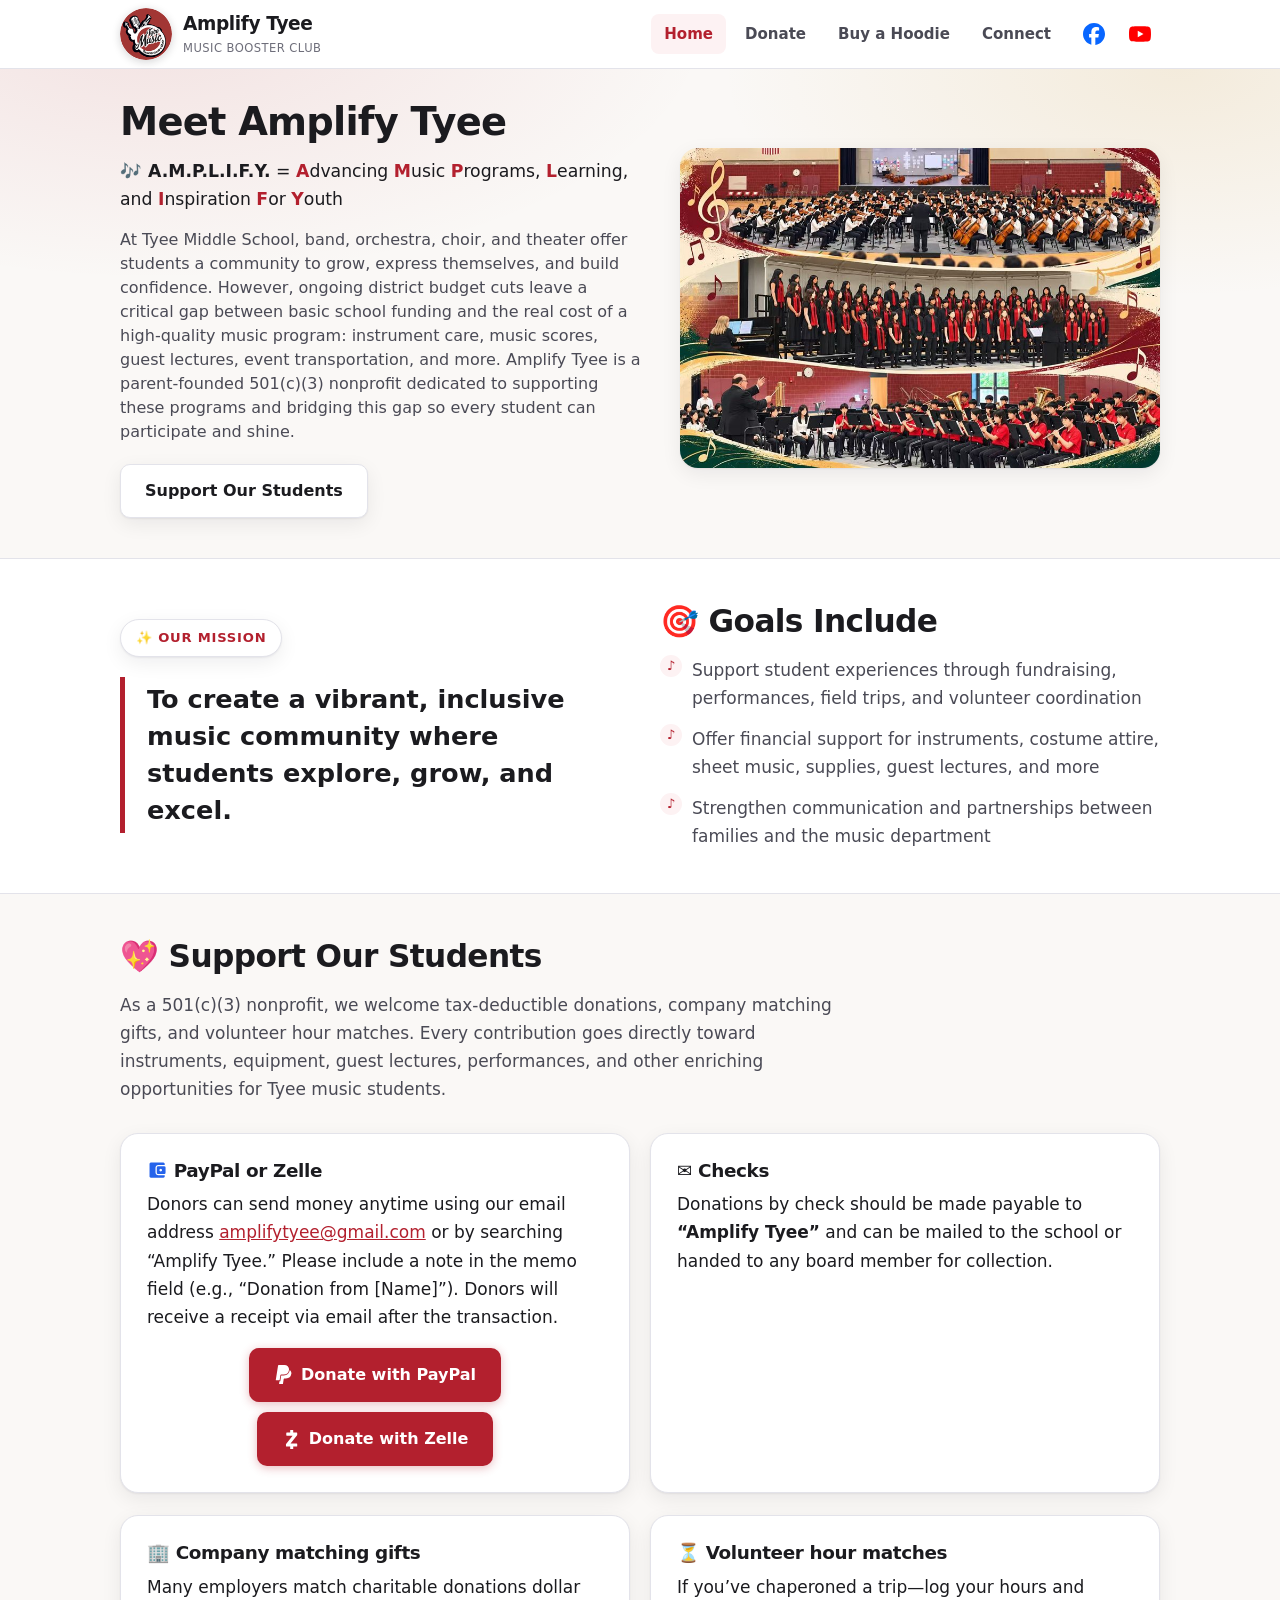
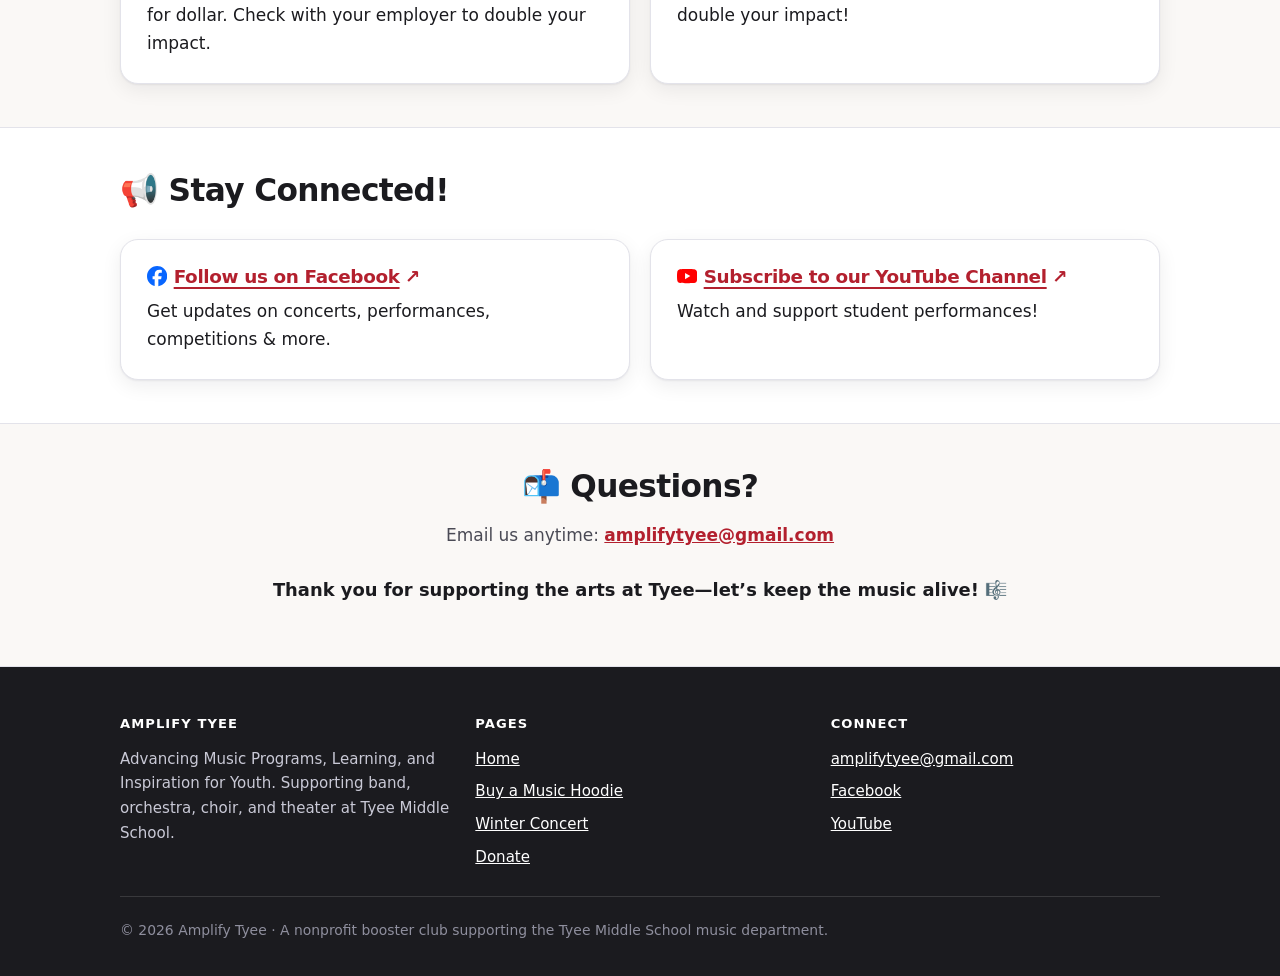
<file: index.html>
<!doctype html>
<html lang="en">
<head>
<meta charset="utf-8">
<meta name="viewport" content="width=device-width, initial-scale=1">
<title>Amplify Tyee — Tyee Middle School Music Booster Club</title>
<meta name="description" content="Amplify Tyee is a nonprofit music booster club supporting the Tyee Middle School music department — band, orchestra, choir, and theater.">
<link rel="canonical" href="https://amplifytyee.org/">
<meta property="og:title" content="Amplify Tyee — Tyee Middle School Music Booster Club">
<meta property="og:description" content="Advancing Music Programs, Learning, and Inspiration for Youth.">
<meta property="og:type" content="website">
<meta property="og:url" content="https://amplifytyee.org/">
<meta name="theme-color" content="#b3202e">
<link rel="icon" type="image/png" sizes="32x32" href="assets/img/favicon-32.png">
<link rel="icon" type="image/png" sizes="48x48" href="assets/img/favicon-48.png">
<link rel="icon" type="image/png" sizes="192x192" href="assets/img/logo.png">
<link rel="apple-touch-icon" sizes="180x180" href="assets/img/apple-touch-icon.png">
<link rel="stylesheet" href="assets/css/site.css?v=2026-11-24g">
</head>
<body>

<noscript>
  <!-- Fallback when JavaScript is off, so the site is still navigable. The real
       menu is rendered by assets/js/chrome.js; keep these links in step with
       NAV_LINKS there. Identical on every page. -->
  <a class="skip-link" href="#main">Skip to main content</a>
  <header class="site-header">
    <div class="wrap">
      <a class="brand" href="./">
        <img class="brand-logo" src="assets/img/logo.png" alt="" width="52" height="52">
        <span><span class="brand-name">Amplify Tyee</span><span class="brand-sub">Music Booster Club</span></span>
      </a>
      <nav class="site-nav" aria-label="Main">
        <a href="./">Home</a>
        <a href="./#donate">Donate</a>
        <a href="sweatshirts.html">Buy a Hoodie</a>
        <a href="./#connect">Connect</a>
      </nav>
    </div>
  </header>
</noscript>
<script src="assets/js/chrome.js?v=2" data-chrome="header"></script>

<main id="main">

  <section class="hero">
    <div class="wrap hero-row">
      <div class="hero-copy">
      <h1>Meet Amplify Tyee</h1>
      <div class="acronym">
        <p>
          <strong>&#127926; A.M.P.L.I.F.Y.</strong> =
          <b>A</b>dvancing <b>M</b>usic <b>P</b>rograms,
          <b>L</b>earning, and <b>I</b>nspiration <b>F</b>or <b>Y</b>outh
        </p>
      </div>
      <p class="lede">
        At Tyee Middle School, band, orchestra, choir, and theater offer students a community to grow, express themselves, and build confidence.
        However, ongoing district budget cuts leave a critical gap between basic school funding and the real cost of a high-quality music program:
        instrument care, music scores, guest lectures, event transportation, and more.
        Amplify Tyee is a parent-founded 501(c)(3) nonprofit dedicated to supporting these programs and bridging this gap
        so every student can participate and shine.
      </p>
      <div class="hero-actions">
        <a class="btn btn-primary" data-hoodie-button href="sweatshirts.html"><svg class="btn-icon" viewBox="0 0 256 256" aria-hidden="true" focusable="false"><path fill="currentColor" d="M237.31,120.53,183,39.12A16,16,0,0,0,169.73,32H86.27A16,16,0,0,0,73,39.12L18.69,120.53a16,16,0,0,0-2.13,13.09L38,212.21A16,16,0,0,0,53.43,224H80a16,16,0,0,0,16-16V192h64v16a16,16,0,0,0,16,16h26.57A16,16,0,0,0,218,212.21l21.44-78.59A16,16,0,0,0,237.31,120.53ZM80,208H53.43L32,129.41l32-48V176a16,16,0,0,0,16,16Zm40-72a8,8,0,0,1-16,0V97.14a8,8,0,1,1,16,0Zm32-8a8,8,0,0,1-16,0V97.14a8,8,0,1,1,16,0ZM128,78.71,83.35,52.39,86.27,48h83.46l2.92,4.39ZM202.57,208H176V192a16,16,0,0,0,16-16V81.41l32,48Z"/></svg>Buy a Music Hoodie</a>
        <a class="btn btn-secondary" href="#donate">Support Our Students</a>
      </div>
      </div>
      <!-- Sits right of the copy on wide screens, below it on phones. -->
      <img class="hero-img" src="assets/img/ensembles.jpg"
           alt="Tyee students performing: the orchestra on stage, the choir in red scarves and ties, and the band with their conductor"
           width="900" height="600">
    </div>
  </section>

  <section class="section" id="mission">
    <div class="wrap">
      <div class="grid grid-2" style="align-items:center; gap:40px;">
        <div>
          <span class="eyebrow">&#10024; Our Mission</span>
          <blockquote class="mission-quote">
            To create a vibrant, inclusive music community where students explore, grow, and excel.
          </blockquote>
        </div>
        <div>
          <h2>&#127919; Goals Include</h2>
          <ul class="check-list">
            <li>Support student experiences through fundraising, performances, field trips, and volunteer coordination</li>
            <li>Offer financial support for instruments, costume attire, sheet music, supplies, guest lectures, and more</li>
            <li>Strengthen communication and partnerships between families and the music department</li>
          </ul>
        </div>
      </div>
    </div>
  </section>

  <section class="section section-alt" id="donate">
    <div class="wrap">
      <div class="section-head">
        <h2>&#128150; Support Our Students</h2>
        <p>As a 501(c)(3) nonprofit, we welcome tax-deductible donations, company matching gifts, and volunteer hour matches.
           Every contribution goes directly toward instruments, equipment, guest lectures, performances, and other enriching opportunities for Tyee music students.
        </p>
      </div>

      <div class="grid grid-3" style="margin-top:22px;">
        <div class="card">
          <h3><svg class="title-icon" viewBox="0 -960 960 960" aria-hidden="true" focusable="false"><path fill="#2563EB" d="M180-120q-23 0-41.5-18T120-180v-600q0-23 18.5-41.5T180-840h600q24 0 42 18.5t18 41.5v54H538q-58 0-96 38t-38 95v227q0 57 38 95t96 38h302v53q0 24-18 42t-42 18H180Zm358-173q-34 0-54-20t-20-53v-227q0-34 20-53.5t54-19.5h269q34 0 54 19.5t20 53.5v227q0 33-20 53t-54 20H538Zm158.5-142.5Q716-455 716-481q0-25-19.5-44T652-544q-25 0-44.5 19T588-481q0 26 19.5 45.5T652-416q25 0 44.5-19.5Z"/></svg>PayPal or Zelle</h3>
          <p>Donors can send money anytime using our email address
             <a href="mailto:amplifytyee@gmail.com">amplifytyee@gmail.com</a> or by searching
             &ldquo;Amplify Tyee.&rdquo; Please include a note in the memo field
             (e.g., &ldquo;Donation from [Name]&rdquo;). Donors will receive a receipt via email
             after the transaction.</p>
          <p style="margin-top:16px; display:flex; flex-wrap:wrap; justify-content:center; gap:10px;">
            <a class="btn btn-primary" href="https://www.paypal.com/donate?campaign_id=DJWLA42FHYME8"
               target="_blank" rel="noopener"><svg class="btn-icon" viewBox="0 0 24 24" aria-hidden="true" focusable="false"><path fill="currentColor" d="M7.016 19.198h-4.2a.562.562 0 0 1-.555-.65L5.093.584A.692.692 0 0 1 5.776 0h7.222c3.417 0 5.904 2.488 5.846 5.5-.006.25-.027.5-.066.747A6.794 6.794 0 0 1 12.071 12H8.743a.69.69 0 0 0-.682.583l-.325 2.056-.013.083-.692 4.39-.015.087zM19.79 6.142c-.01.087-.01.175-.023.261a7.76 7.76 0 0 1-7.695 6.598H9.007l-.283 1.795-.013.083-.692 4.39-.134.843-.014.088H6.86l-.497 3.15a.562.562 0 0 0 .555.65h3.612c.34 0 .63-.249.683-.585l.952-6.031a.692.692 0 0 1 .683-.584h2.126a6.793 6.793 0 0 0 6.707-5.752c.306-1.95-.466-3.744-1.89-4.906z"/></svg>Donate with PayPal</a>
            <a class="btn btn-primary" href="https://enroll.zellepay.com/qr-codes?data=eyJuYW1lIjoiQU1QTElGWSBUWUVFIiwiYWN0aW9uIjoicGF5bWVudCIsInRva2VuIjoiYW1wbGlmeXR5ZWVAZ21haWwuY29tIn0="
               target="_blank" rel="noopener"><svg class="btn-icon" viewBox="0 0 24 24" aria-hidden="true" focusable="false"><path fill="currentColor" d="M13.559 24h-2.841a.483.483 0 0 1-.483-.483v-2.765H5.638a.667.667 0 0 1-.666-.666v-2.234a.67.67 0 0 1 .142-.412l8.139-10.382h-7.25a.667.667 0 0 1-.667-.667V3.914c0-.367.299-.666.666-.666h4.23V.483c0-.266.217-.483.483-.483h2.841c.266 0 .483.217.483.483v2.765h4.323c.367 0 .666.299.666.666v2.137a.67.67 0 0 1-.141.41l-8.19 10.481h7.665c.367 0 .666.299.666.666v2.477a.667.667 0 0 1-.666.667h-4.32v2.765a.483.483 0 0 1-.483.483Z"/></svg>Donate with Zelle</a>
          </p>
        </div>
        <div class="card">
          <h3>&#9993;&#65039; Checks</h3>
          <p>Donations by check should be made payable to <strong>&ldquo;Amplify Tyee&rdquo;</strong>
             and can be mailed to the school or handed to any board member for collection.</p>
        </div>
      </div>

      <div class="grid grid-2" style="margin-top:22px;">
        <div class="card">
          <h3>&#127970; Company matching gifts</h3>
          <p>Many employers match charitable donations dollar for dollar. Check with your
             employer to double your impact.</p>
        </div>
        <div class="card">
          <h3>&#9203; Volunteer hour matches</h3>
          <p>If you&rsquo;ve chaperoned a trip&mdash;log your hours and double your impact!</p>
        </div>
      </div>
    </div>
  </section>

  <section class="section" id="connect">
    <div class="wrap">
      <div class="section-head">
        <h2>&#128226; Stay Connected!</h2>
      </div>

      <div class="grid grid-2">
        <div class="card">
          <h3><a href="https://www.facebook.com/profile.php?id=61572966548657" target="_blank" rel="noopener"><svg class="title-icon" viewBox="0 0 24 24" aria-hidden="true" focusable="false"><path fill="#0866FF" d="M9.101 23.691v-7.98H6.627v-3.667h2.474v-1.58c0-4.085 1.848-5.978 5.858-5.978.401 0 .955.042 1.468.103a8.68 8.68 0 0 1 1.141.195v3.325a8.623 8.623 0 0 0-.653-.036 26.805 26.805 0 0 0-.733-.009c-.707 0-1.259.096-1.675.309a1.686 1.686 0 0 0-.679.622c-.258.42-.374.995-.374 1.752v1.297h3.919l-.386 2.103-.287 1.564h-3.246v8.245C19.396 23.238 24 18.179 24 12.044c0-6.627-5.373-12-12-12s-12 5.373-12 12c0 5.628 3.874 10.35 9.101 11.647Z"/></svg>Follow us on Facebook</a></h3>
          <p>Get updates on concerts, performances, competitions &amp; more.</p>
        </div>
        <div class="card">
          <h3><a href="https://www.youtube.com/@AMPLIFYTyee" target="_blank" rel="noopener"><svg class="title-icon" viewBox="0 0 24 24" aria-hidden="true" focusable="false"><path fill="#FF0000" d="M23.498 6.186a3.016 3.016 0 0 0-2.122-2.136C19.505 3.545 12 3.545 12 3.545s-7.505 0-9.377.505A3.017 3.017 0 0 0 .502 6.186C0 8.07 0 12 0 12s0 3.93.502 5.814a3.016 3.016 0 0 0 2.122 2.136c1.871.505 9.376.505 9.376.505s7.505 0 9.377-.505a3.015 3.015 0 0 0 2.122-2.136C24 15.93 24 12 24 12s0-3.93-.502-5.814zM9.545 15.568V8.432L15.818 12l-6.273 3.568z"/></svg>Subscribe to our YouTube Channel</a></h3>
          <p>Watch and support student performances!</p>
        </div>
      </div>
    </div>
  </section>

  <section class="section section-alt" id="questions">
    <div class="wrap" style="text-align:center;">
      <h2>&#128236; Questions?</h2>
      <p style="color:var(--ink-soft);">Email us anytime:
        <a href="mailto:amplifytyee@gmail.com"><strong>amplifytyee@gmail.com</strong></a>
      </p>
      <p style="font-size:1.12rem; font-weight:600; margin-top:26px;">
        Thank you for supporting the arts at Tyee&mdash;let&rsquo;s keep the music alive! &#127932;
      </p>
    </div>
  </section>

</main>

<script src="assets/js/chrome.js?v=2" data-chrome="footer"></script>
<noscript>
  <!-- Fallback footer; keep in step with FOOTER_PAGES in assets/js/chrome.js. -->
  <footer class="site-footer">
    <div class="wrap">
      <div class="foot-bottom">
        <a href="./">Home</a> &middot;
        <a href="sweatshirts.html">Buy a Music Hoodie</a> &middot;
        <a href="WinterConcert.html">Winter Concert</a> &middot;
        <a href="./#donate">Donate</a> &middot;
        <a href="mailto:amplifytyee@gmail.com">amplifytyee@gmail.com</a><br>
        &copy; Amplify Tyee &middot; A nonprofit booster club supporting the Tyee Middle School music department.
      </div>
    </div>
  </footer>
</noscript>

<script src="assets/js/config.js"></script>
<script>
/* The hero's "Buy a Music Hoodie" button follows the same ordering window as
   the order form itself: STORES.sweatshirts in assets/js/config.js. While ordering is
   closed the button is taken out, leaving "Support Our Students" as the call
   to action. Dates are compared as plain YYYY-MM-DD text, so there is no
   timezone to get wrong. */
(function () {
  var store = ((window.AMPLIFY_CONFIG || {}).STORES || {}).sweatshirts || {};
  var closeDate = String(store.ORDER_CLOSE_DATE || "").trim();
  var today = new Date().toLocaleDateString("en-CA");   // YYYY-MM-DD, local clock
  var closed = store.ORDERING_OPEN === false ||
               (/^\d{4}-\d{2}-\d{2}$/.test(closeDate) && today > closeDate);
  if (!closed) return;
  var btn = document.querySelector("[data-hoodie-button]");
  if (btn && btn.parentNode) btn.parentNode.removeChild(btn);
})();
</script>
<script src="assets/js/nav.js"></script>
</body>
</html>
</file>
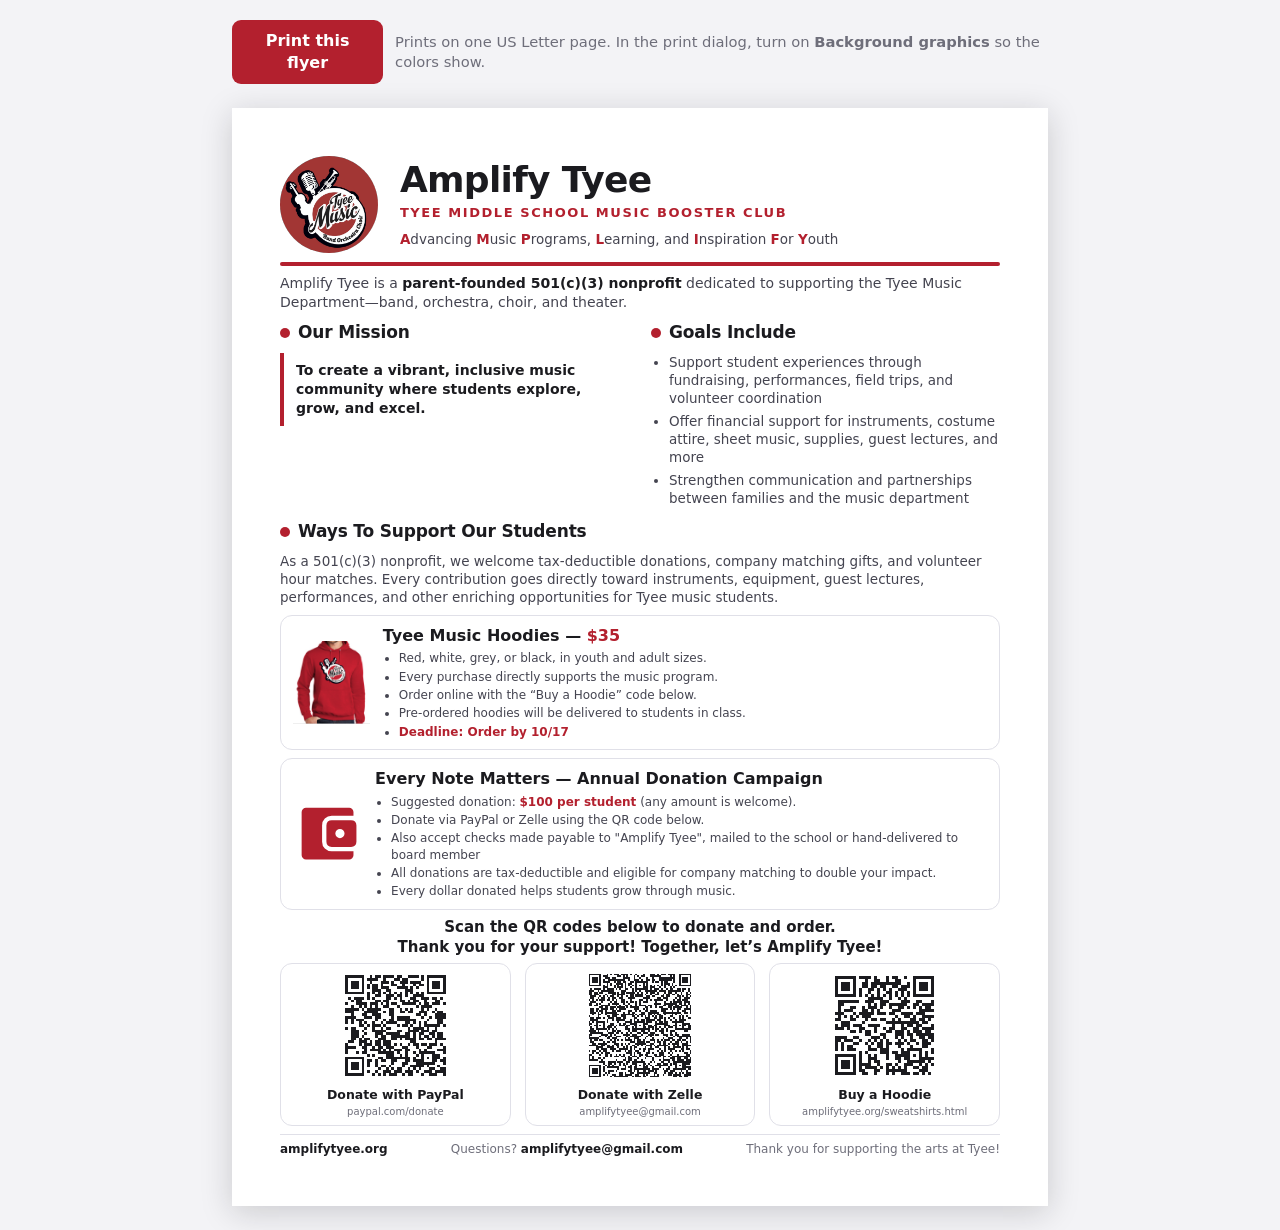
<file: donateFlyer.html>
<!doctype html>
<html lang="en">
<head>
<meta charset="utf-8">
<meta name="viewport" content="width=device-width, initial-scale=1">
<title>Amplify Tyee — Printable Flyer</title>
<meta name="robots" content="noindex">
<link rel="icon" type="image/png" sizes="32x32" href="assets/img/favicon-32.png">
<link rel="icon" type="image/png" sizes="48x48" href="assets/img/favicon-48.png">
<style>
/* ==========================================================================
   One-page printable flyer (US Letter). Self-contained: its own styles, so
   printing never depends on the site stylesheets. Content mirrors the home
   page; QR codes are pre-generated SVGs in assets/img/.
   ========================================================================== */
:root {
  --red:      #b3202e;
  --red-dark: #8a1622;
  --red-soft: #fdf2f3;
  --ink:      #1b1b1f;
  --ink-soft: #444450;
  --muted:    #6e6e7a;
  --line:     #e0e0e8;
  --font:     "Segoe UI", system-ui, -apple-system, Roboto, "Helvetica Neue", Arial, sans-serif;
}

* { box-sizing: border-box; }
html, body { margin: 0; padding: 0; }
body {
  font-family: var(--font); color: var(--ink); background: #f3f3f6;
  line-height: 1.36; -webkit-print-color-adjust: exact; print-color-adjust: exact;
}

/* The sheet itself: 8.5x11 with a 0.5in inner margin. */
.sheet {
  width: 8.5in; min-height: 11in; margin: 24px auto; padding: 0.5in;
  background: #fff; box-shadow: 0 6px 30px rgba(20, 20, 30, .18);
  display: flex; flex-direction: column;
}

/* Print controls (screen only) */
.toolbar { width: 8.5in; margin: 20px auto 0; display: flex; gap: 12px; align-items: center; }
.toolbar p { margin: 0; color: var(--muted); font-size: .92rem; }
.print-btn {
  font: inherit; font-weight: 650; color: #fff; background: var(--red);
  border: 0; border-radius: 9px; padding: 10px 18px; cursor: pointer;
}
.print-btn:hover { background: var(--red-dark); }

/* Header ----------------------------------------------------------------- */
.flyer-head { display: flex; align-items: center; gap: 22px; }
.flyer-logo {
  width: 1.02in; height: 1.02in; flex: none; border-radius: 50%; object-fit: cover;
}
.flyer-title { margin: 0; font-size: 36px; line-height: 1.05; letter-spacing: -.02em; }
.flyer-sub {
  margin: 6px 0 0; font-size: 13px; font-weight: 700; letter-spacing: .12em;
  text-transform: uppercase; color: var(--red);
}
.acronym { margin: 8px 0 0; font-size: 13.5px; color: var(--ink-soft); }
.acronym b { color: var(--red); }

.rule { height: 4px; background: var(--red); border-radius: 2px; margin: 9px 0 8px; }

/* Body ------------------------------------------------------------------- */
.lede { margin: 0 0 9px; font-size: 14px; color: var(--ink-soft); }
.lede strong { color: var(--ink); }

.two-col { display: flex; gap: 22px; align-items: flex-start; }
.col { flex: 1 1 0; min-width: 0; }

h2.section-title {
  margin: 0 0 8px; font-size: 17px; letter-spacing: -.01em;
  display: flex; align-items: baseline; gap: 8px;
}
h2.section-title::before {
  content: ""; width: 10px; height: 10px; flex: none; border-radius: 50%; background: var(--red);
}

.quote {
  margin: 0; padding: 8px 0 8px 12px; border-left: 4px solid var(--red);
  font-size: 14px; font-weight: 600;
}

ul.goals { margin: 0; padding-left: 18px; font-size: 13.5px; color: var(--ink-soft); }
ul.goals li { margin-bottom: 4px; }


.support { margin-top: 9px; }

.hoodie {
  margin-top: 8px; border: 1px solid var(--line); border-radius: 12px;
  padding: 9px 12px; display: flex; gap: 13px; align-items: center;
}
.hoodie img { width: 0.8in; height: auto; flex: none; }
.hoodie .card-icon { width: 0.72in; height: 0.72in; flex: none; fill: var(--red); }
.hoodie h3 { margin: 0 0 4px; font-size: 16px; }
.hoodie p { margin: 0; font-size: 12.5px; color: var(--ink-soft); }
ul.hoodie-points { margin: 0; padding-left: 16px; font-size: 12px; color: var(--ink-soft); }
ul.hoodie-points li { margin-bottom: 2px; }
ul.hoodie-points li:last-child { margin-bottom: 0; }
ul.hoodie-points strong { color: var(--red); }
.price { color: var(--red); font-weight: 800; }

/* QR codes --------------------------------------------------------------- */
.qr-band { margin-top: auto; padding-top: 7px; }
.qr-band h2 { margin: 0 0 6px; font-size: 15px; text-align: center; }
.qr-row { display: flex; gap: 14px; }
.qr {
  flex: 1 1 0; text-align: center; border: 1px solid var(--line);
  border-radius: 12px; padding: 6px 5px 7px;
}
.qr img { width: 1.15in; height: 1.15in; display: block; margin: 0 auto 5px; }
.qr .qr-label { font-size: 12.5px; font-weight: 700; }
.qr .qr-url { font-size: 10px; color: var(--muted); word-break: break-all; margin-top: 2px; }

.flyer-foot {
  margin-top: 8px; padding-top: 6px; border-top: 1px solid var(--line);
  display: flex; justify-content: space-between; gap: 12px;
  font-size: 12px; color: var(--muted);
}
.flyer-foot strong { color: var(--ink); }

/* Print ------------------------------------------------------------------ */
@page { size: letter; margin: 0; }
@media print {
  body { background: #fff; }
  .toolbar { display: none; }
  .sheet { width: auto; min-height: auto; margin: 0; padding: 0.3in; box-shadow: none; }
}
</style>
</head>
<body>

<div class="toolbar">
  <button class="print-btn" type="button" onclick="window.print()">Print this flyer</button>
  <p>Prints on one US Letter page. In the print dialog, turn on <strong>Background graphics</strong> so the colors show.</p>
</div>

<div class="sheet">

  <header class="flyer-head">
    <img class="flyer-logo" src="assets/img/tyee-music-logo.jpg"
         alt="Tyee Music: band, orchestra, choir" width="600" height="600">
    <div>
      <h1 class="flyer-title">Amplify Tyee</h1>
      <p class="flyer-sub">Tyee Middle School Music Booster Club</p>
      <p class="acronym"><b>A</b>dvancing <b>M</b>usic <b>P</b>rograms,
         <b>L</b>earning, and <b>I</b>nspiration <b>F</b>or <b>Y</b>outh</p>
    </div>
  </header>

  <div class="rule"></div>

  <p class="lede">Amplify Tyee is a <strong>parent-founded 501(c)(3) nonprofit</strong> dedicated to
     supporting the Tyee Music Department&mdash;band, orchestra, choir, and theater.</p>

  <div class="two-col">
    <div class="col">
      <h2 class="section-title">Our Mission</h2>
      <blockquote class="quote">To create a vibrant, inclusive music community where students
        explore, grow, and excel.</blockquote>
    </div>

    <div class="col">
      <h2 class="section-title">Goals Include</h2>
      <ul class="goals">
        <li>Support student experiences through fundraising, performances, field trips, and volunteer coordination</li>
        <li>Offer financial support for instruments, costume attire, sheet music, supplies, guest lectures, and more</li>
        <li>Strengthen communication and partnerships between families and the music department</li>
      </ul>
    </div>
  </div>

  <section class="support">
    <h2 class="section-title">Ways To Support Our Students</h2>
    <p class="lede" style="font-size:13.5px; margin-bottom:0;">As a 501(c)(3) nonprofit, we welcome
      tax-deductible donations, company matching gifts, and volunteer hour matches. Every
      contribution goes directly toward instruments, equipment, guest lectures, performances, and
      other enriching opportunities for Tyee music students.</p>
  </section>

  <div class="hoodie">
    <img src="assets/img/red.png" alt="Red Tyee Music hoodie" width="358" height="388">
    <div>
      <h3>Tyee Music Hoodies &mdash; <span class="price">$35</span></h3>
      <ul class="hoodie-points">
        <li>Red, white, grey, or black, in youth and adult sizes.</li>
        <li>Every purchase directly supports the music program.</li>
        <li>Order online with the &ldquo;Buy a Hoodie&rdquo; code below.</li>
        <li>Pre-ordered hoodies will be delivered to students in class.</li>
        <li><strong>Deadline: Order by 10/17</strong></li>
      </ul>
    </div>
  </div>


  <div class="hoodie">
    <svg class="card-icon" viewBox="0 -960 960 960" aria-hidden="true" focusable="false"><path d="M180-120q-23 0-41.5-18T120-180v-600q0-23 18.5-41.5T180-840h600q24 0 42 18.5t18 41.5v54H538q-58 0-96 38t-38 95v227q0 57 38 95t96 38h302v53q0 24-18 42t-42 18H180Zm358-173q-34 0-54-20t-20-53v-227q0-34 20-53.5t54-19.5h269q34 0 54 19.5t20 53.5v227q0 33-20 53t-54 20H538Zm158.5-142.5Q716-455 716-481q0-25-19.5-44T652-544q-25 0-44.5 19T588-481q0 26 19.5 45.5T652-416q25 0 44.5-19.5Z"/></svg>
    <div>
      <h3>Every Note Matters &mdash; Annual Donation Campaign</h3>
      <ul class="hoodie-points">
        <li>Suggested donation: <span class="price">$100 per student</span> (any amount is welcome).</li>
        <li>Donate via PayPal or Zelle using the QR code below.</li>
        <li>Also accept checks made payable to "Amplify Tyee", mailed to the school or hand-delivered to board member</li>
        <li>All donations are tax-deductible and eligible for company matching to double your impact.</li>
        <li>Every dollar donated helps students grow through music.</li>
      </ul>
    </div>
  </div>
  <section class="qr-band">
    <h2>Scan the QR codes below to donate and order.<br>
        Thank you for your support! Together, let&rsquo;s Amplify Tyee!</h2>
    <div class="qr-row">
      <div class="qr">
        <img src="assets/img/qr-paypal.svg" alt="QR code linking to the Amplify Tyee PayPal donation page">
        <div class="qr-label">Donate with PayPal</div>
        <div class="qr-url">paypal.com/donate</div>
      </div>
      <div class="qr">
        <img src="assets/img/qr-zelle.svg" alt="QR code that opens Zelle to send a donation to amplifytyee@gmail.com">
        <div class="qr-label">Donate with Zelle</div>
        <div class="qr-url">amplifytyee@gmail.com</div>
      </div>
      <div class="qr">
        <img src="assets/img/qr-hoodie.svg" alt="QR code linking to the Tyee music hoodie order form">
        <div class="qr-label">Buy a Hoodie</div>
        <div class="qr-url">amplifytyee.org/sweatshirts.html</div>
      </div>
    </div>
  </section>

  <footer class="flyer-foot">
    <span><strong>amplifytyee.org</strong></span>
    <span>Questions? <strong>amplifytyee@gmail.com</strong></span>
    <span>Thank you for supporting the arts at Tyee!</span>
  </footer>

</div>

</body>
</html>
</file>
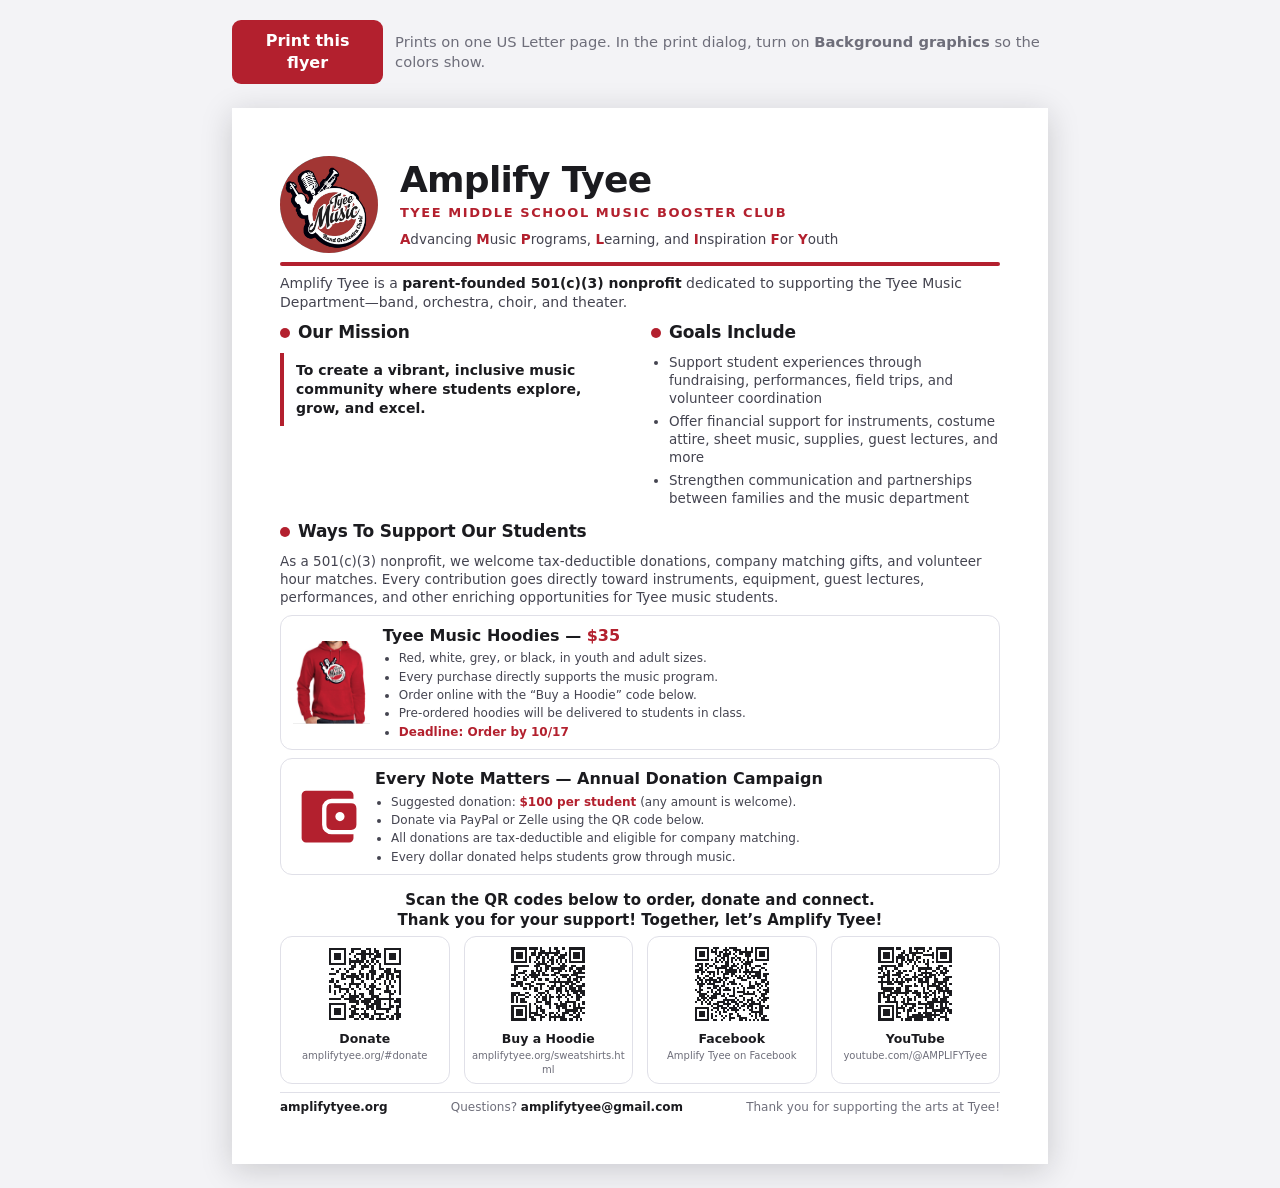
<file: flyerWithFBYoutube.html>
<!doctype html>
<html lang="en">
<head>
<meta charset="utf-8">
<meta name="viewport" content="width=device-width, initial-scale=1">
<title>Amplify Tyee — Printable Flyer</title>
<meta name="robots" content="noindex">
<link rel="icon" type="image/png" sizes="32x32" href="assets/img/favicon-32.png">
<link rel="icon" type="image/png" sizes="48x48" href="assets/img/favicon-48.png">
<style>
/* ==========================================================================
   One-page printable flyer (US Letter). Self-contained: its own styles, so
   printing never depends on the site stylesheets. Content mirrors the home
   page; QR codes are pre-generated SVGs in assets/img/.
   ========================================================================== */
:root {
  --red:      #b3202e;
  --red-dark: #8a1622;
  --red-soft: #fdf2f3;
  --ink:      #1b1b1f;
  --ink-soft: #444450;
  --muted:    #6e6e7a;
  --line:     #e0e0e8;
  --font:     "Segoe UI", system-ui, -apple-system, Roboto, "Helvetica Neue", Arial, sans-serif;
}

* { box-sizing: border-box; }
html, body { margin: 0; padding: 0; }
body {
  font-family: var(--font); color: var(--ink); background: #f3f3f6;
  line-height: 1.36; -webkit-print-color-adjust: exact; print-color-adjust: exact;
}

/* The sheet itself: 8.5x11 with a 0.5in inner margin. */
.sheet {
  width: 8.5in; min-height: 11in; margin: 24px auto; padding: 0.5in;
  background: #fff; box-shadow: 0 6px 30px rgba(20, 20, 30, .18);
  display: flex; flex-direction: column;
}

/* Print controls (screen only) */
.toolbar { width: 8.5in; margin: 20px auto 0; display: flex; gap: 12px; align-items: center; }
.toolbar p { margin: 0; color: var(--muted); font-size: .92rem; }
.print-btn {
  font: inherit; font-weight: 650; color: #fff; background: var(--red);
  border: 0; border-radius: 9px; padding: 10px 18px; cursor: pointer;
}
.print-btn:hover { background: var(--red-dark); }

/* Header ----------------------------------------------------------------- */
.flyer-head { display: flex; align-items: center; gap: 22px; }
.flyer-logo {
  width: 1.02in; height: 1.02in; flex: none; border-radius: 50%; object-fit: cover;
}
.flyer-title { margin: 0; font-size: 36px; line-height: 1.05; letter-spacing: -.02em; }
.flyer-sub {
  margin: 6px 0 0; font-size: 13px; font-weight: 700; letter-spacing: .12em;
  text-transform: uppercase; color: var(--red);
}
.acronym { margin: 8px 0 0; font-size: 13.5px; color: var(--ink-soft); }
.acronym b { color: var(--red); }

.rule { height: 4px; background: var(--red); border-radius: 2px; margin: 9px 0 8px; }

/* Body ------------------------------------------------------------------- */
.lede { margin: 0 0 9px; font-size: 14px; color: var(--ink-soft); }
.lede strong { color: var(--ink); }

.two-col { display: flex; gap: 22px; align-items: flex-start; }
.col { flex: 1 1 0; min-width: 0; }

h2.section-title {
  margin: 0 0 8px; font-size: 17px; letter-spacing: -.01em;
  display: flex; align-items: baseline; gap: 8px;
}
h2.section-title::before {
  content: ""; width: 10px; height: 10px; flex: none; border-radius: 50%; background: var(--red);
}

.quote {
  margin: 0; padding: 8px 0 8px 12px; border-left: 4px solid var(--red);
  font-size: 14px; font-weight: 600;
}

ul.goals { margin: 0; padding-left: 18px; font-size: 13.5px; color: var(--ink-soft); }
ul.goals li { margin-bottom: 4px; }


.support { margin-top: 9px; }

.hoodie {
  margin-top: 8px; border: 1px solid var(--line); border-radius: 12px;
  padding: 9px 12px; display: flex; gap: 13px; align-items: center;
}
.hoodie img { width: 0.8in; height: auto; flex: none; }
.hoodie .card-icon { width: 0.72in; height: 0.72in; flex: none; fill: var(--red); }
.hoodie h3 { margin: 0 0 4px; font-size: 16px; }
.hoodie p { margin: 0; font-size: 12.5px; color: var(--ink-soft); }
ul.hoodie-points { margin: 0; padding-left: 16px; font-size: 12px; color: var(--ink-soft); }
ul.hoodie-points li { margin-bottom: 2px; }
ul.hoodie-points li:last-child { margin-bottom: 0; }
ul.hoodie-points strong { color: var(--red); }
.price { color: var(--red); font-weight: 800; }

/* QR codes --------------------------------------------------------------- */
.qr-band { margin-top: auto; padding-top: 7px; }
.qr-band h2 { margin: 0 0 6px; font-size: 15px; text-align: center; }
.qr-row { display: flex; gap: 14px; }
.qr {
  flex: 1 1 0; text-align: center; border: 1px solid var(--line);
  border-radius: 12px; padding: 6px 5px 7px;
}
.qr img { width: 0.85in; height: 0.85in; display: block; margin: 0 auto 5px; }
.qr .qr-label { font-size: 12.5px; font-weight: 700; }
.qr .qr-url { font-size: 10px; color: var(--muted); word-break: break-all; margin-top: 2px; }

.flyer-foot {
  margin-top: 8px; padding-top: 6px; border-top: 1px solid var(--line);
  display: flex; justify-content: space-between; gap: 12px;
  font-size: 12px; color: var(--muted);
}
.flyer-foot strong { color: var(--ink); }

/* Print ------------------------------------------------------------------ */
@page { size: letter; margin: 0; }
@media print {
  body { background: #fff; }
  .toolbar { display: none; }
  .sheet { width: auto; min-height: auto; margin: 0; padding: 0.3in; box-shadow: none; }
}
</style>
</head>
<body>

<div class="toolbar">
  <button class="print-btn" type="button" onclick="window.print()">Print this flyer</button>
  <p>Prints on one US Letter page. In the print dialog, turn on <strong>Background graphics</strong> so the colors show.</p>
</div>

<div class="sheet">

  <header class="flyer-head">
    <img class="flyer-logo" src="assets/img/tyee-music-logo.jpg"
         alt="Tyee Music: band, orchestra, choir" width="600" height="600">
    <div>
      <h1 class="flyer-title">Amplify Tyee</h1>
      <p class="flyer-sub">Tyee Middle School Music Booster Club</p>
      <p class="acronym"><b>A</b>dvancing <b>M</b>usic <b>P</b>rograms,
         <b>L</b>earning, and <b>I</b>nspiration <b>F</b>or <b>Y</b>outh</p>
    </div>
  </header>

  <div class="rule"></div>

  <p class="lede">Amplify Tyee is a <strong>parent-founded 501(c)(3) nonprofit</strong> dedicated to
     supporting the Tyee Music Department&mdash;band, orchestra, choir, and theater.</p>

  <div class="two-col">
    <div class="col">
      <h2 class="section-title">Our Mission</h2>
      <blockquote class="quote">To create a vibrant, inclusive music community where students
        explore, grow, and excel.</blockquote>
    </div>

    <div class="col">
      <h2 class="section-title">Goals Include</h2>
      <ul class="goals">
        <li>Support student experiences through fundraising, performances, field trips, and volunteer coordination</li>
        <li>Offer financial support for instruments, costume attire, sheet music, supplies, guest lectures, and more</li>
        <li>Strengthen communication and partnerships between families and the music department</li>
      </ul>
    </div>
  </div>

  <section class="support">
    <h2 class="section-title">Ways To Support Our Students</h2>
    <p class="lede" style="font-size:13.5px; margin-bottom:0;">As a 501(c)(3) nonprofit, we welcome
      tax-deductible donations, company matching gifts, and volunteer hour matches. Every
      contribution goes directly toward instruments, equipment, guest lectures, performances, and
      other enriching opportunities for Tyee music students.</p>
  </section>

  <div class="hoodie">
    <img src="assets/img/red.png" alt="Red Tyee Music hoodie" width="358" height="388">
    <div>
      <h3>Tyee Music Hoodies &mdash; <span class="price">$35</span></h3>
      <ul class="hoodie-points">
        <li>Red, white, grey, or black, in youth and adult sizes.</li>
        <li>Every purchase directly supports the music program.</li>
        <li>Order online with the &ldquo;Buy a Hoodie&rdquo; code below.</li>
        <li>Pre-ordered hoodies will be delivered to students in class.</li>
        <li><strong>Deadline: Order by 10/17</strong></li>
      </ul>
    </div>
  </div>


  <div class="hoodie">
    <svg class="card-icon" viewBox="0 -960 960 960" aria-hidden="true" focusable="false"><path d="M180-120q-23 0-41.5-18T120-180v-600q0-23 18.5-41.5T180-840h600q24 0 42 18.5t18 41.5v54H538q-58 0-96 38t-38 95v227q0 57 38 95t96 38h302v53q0 24-18 42t-42 18H180Zm358-173q-34 0-54-20t-20-53v-227q0-34 20-53.5t54-19.5h269q34 0 54 19.5t20 53.5v227q0 33-20 53t-54 20H538Zm158.5-142.5Q716-455 716-481q0-25-19.5-44T652-544q-25 0-44.5 19T588-481q0 26 19.5 45.5T652-416q25 0 44.5-19.5Z"/></svg>
    <div>
      <h3>Every Note Matters &mdash; Annual Donation Campaign</h3>
      <ul class="hoodie-points">
        <li>Suggested donation: <span class="price">$100 per student</span> (any amount is welcome).</li>
        <li>Donate via PayPal or Zelle using the QR code below.</li>
        <li>All donations are tax-deductible and eligible for company matching.</li>
        <li>Every dollar donated helps students grow through music.</li>
      </ul>
    </div>
  </div>
  <section class="qr-band">
    <h2>Scan the QR codes below to order, donate and connect.<br>
        Thank you for your support! Together, let&rsquo;s Amplify Tyee!</h2>
    <div class="qr-row">
      <div class="qr">
        <img src="assets/img/qr-donate.svg" alt="QR code linking to amplifytyee.org donate section">
        <div class="qr-label">Donate</div>
        <div class="qr-url">amplifytyee.org/#donate</div>
      </div>
      <div class="qr">
        <img src="assets/img/qr-hoodie.svg" alt="QR code linking to the Tyee music hoodie order form">
        <div class="qr-label">Buy a Hoodie</div>
        <div class="qr-url">amplifytyee.org/sweatshirts.html</div>
      </div>
      <div class="qr">
        <img src="assets/img/qr-facebook.svg" alt="QR code linking to the Amplify Tyee Facebook page">
        <div class="qr-label">Facebook</div>
        <div class="qr-url">Amplify Tyee on Facebook</div>
      </div>
      <div class="qr">
        <img src="assets/img/qr-youtube.svg" alt="QR code linking to the Amplify Tyee YouTube channel">
        <div class="qr-label">YouTube</div>
        <div class="qr-url">youtube.com/@AMPLIFYTyee</div>
      </div>
    </div>
  </section>

  <footer class="flyer-foot">
    <span><strong>amplifytyee.org</strong></span>
    <span>Questions? <strong>amplifytyee@gmail.com</strong></span>
    <span>Thank you for supporting the arts at Tyee!</span>
  </footer>

</div>

</body>
</html>
</file>
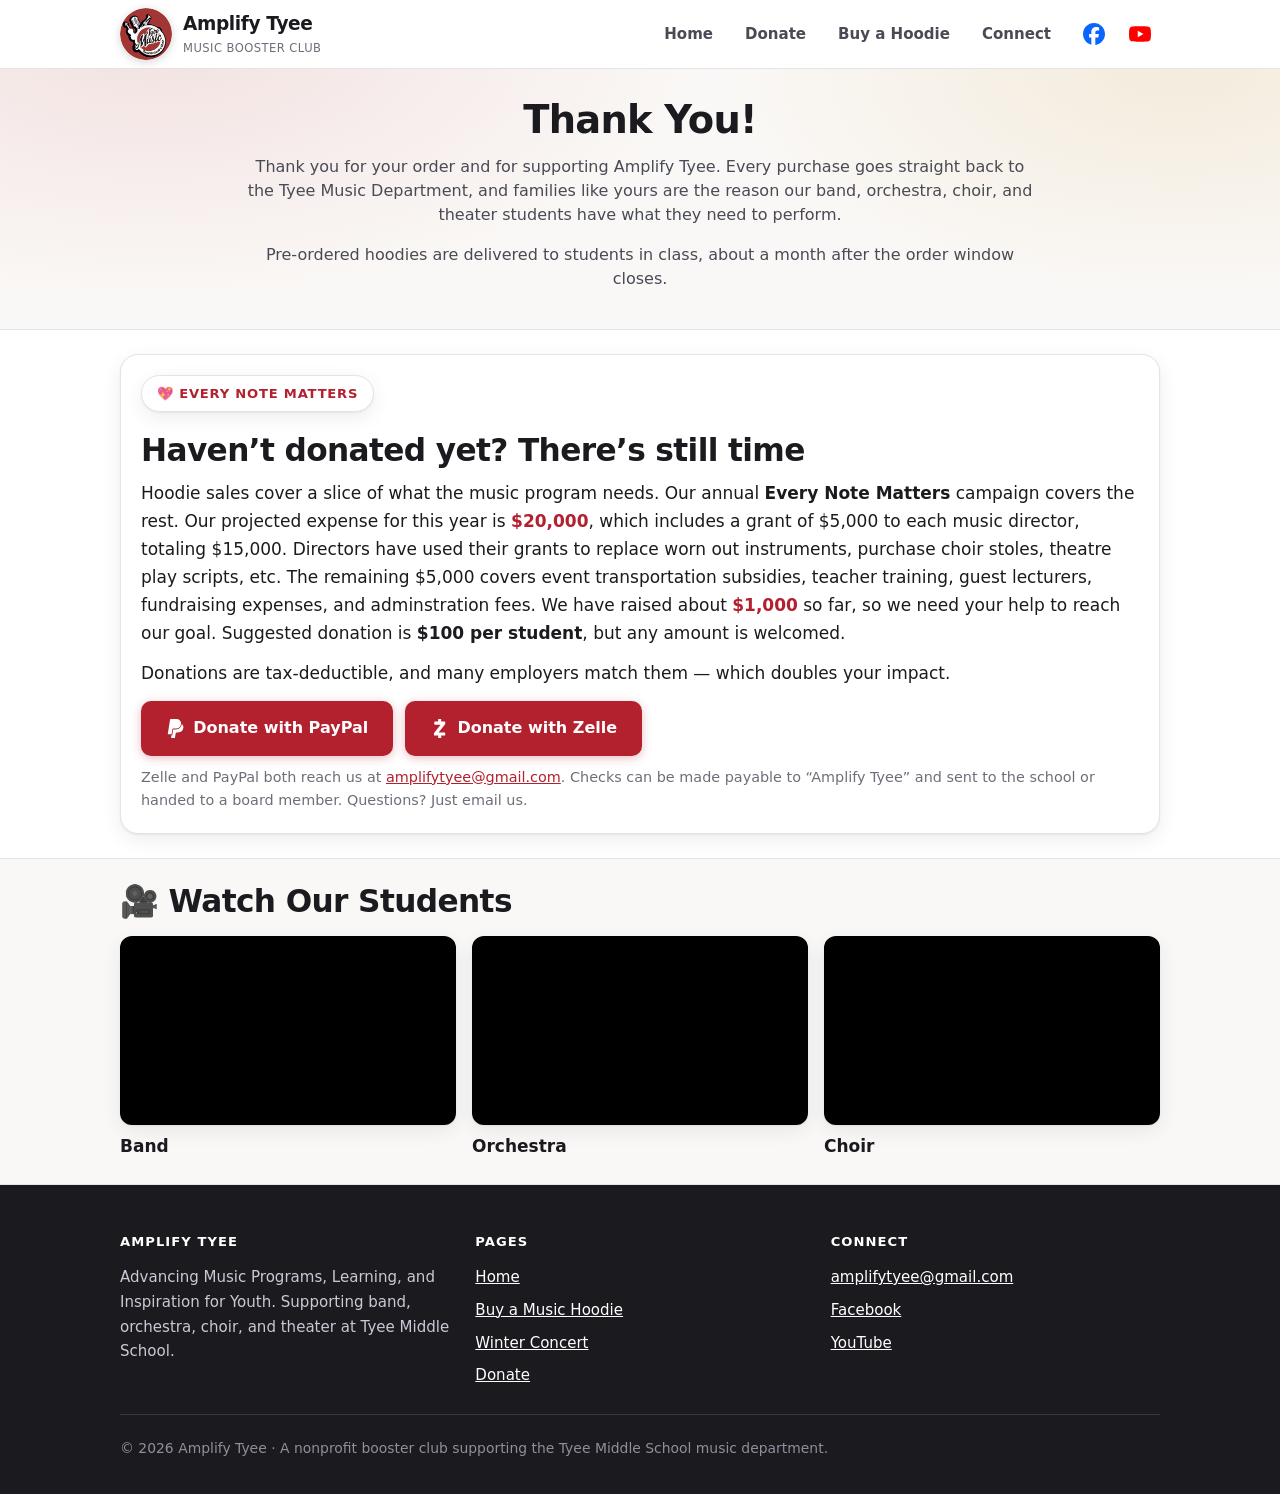
<file: thank-you.html>
<!doctype html>
<html lang="en">
<head>
<meta charset="utf-8">
<meta name="viewport" content="width=device-width, initial-scale=1">
<title>Thank You — Amplify Tyee</title>
<!-- Unlisted page: no link from the menus and no indexing. Share the URL directly. -->
<meta name="robots" content="noindex, nofollow">
<meta name="theme-color" content="#b3202e">
<link rel="icon" type="image/png" sizes="32x32" href="assets/img/favicon-32.png">
<link rel="icon" type="image/png" sizes="48x48" href="assets/img/favicon-48.png">
<link rel="icon" type="image/png" sizes="192x192" href="assets/img/logo.png">
<link rel="apple-touch-icon" sizes="180x180" href="assets/img/apple-touch-icon.png">
<link rel="stylesheet" href="assets/css/site.css?v=2026-11-24g">
<style>
/* Page-only styles. Everything else comes from site.css. */

.thanks-hero { text-align: center; }
.thanks-hero .eyebrow { margin-inline: auto; }
.thanks-hero .lede { margin-inline: auto; }

/* This page is a short read, so it runs tighter than the rest of the site:
   the shared 76px section bands and the roomy hero left big empty stretches
   between three small blocks. */
.hero { padding: 28px 0 22px; }
.section { padding: 24px 0; }
.section-head { margin-bottom: 12px; }

/* Donate panel ----------------------------------------------------------- */
.give {
  border: 1px solid var(--line); border-radius: var(--radius-lg); background: #fff;
  box-shadow: var(--shadow); padding: clamp(14px, 2.4vw, 20px); margin-top: 0;
}
.give h2 { margin-bottom: .3em; }
.give p { margin-bottom: .7em; }
.give p:last-of-type { margin-bottom: 0; }
.give .amount { color: var(--red); font-weight: 800; }
.give-actions { display: flex; flex-wrap: wrap; gap: 12px; margin: 14px 0 0; }
.give-note { font-size: .9rem; color: var(--muted); margin: 10px 0 0; }

/* Videos ----------------------------------------------------------------- */
.videos { display: grid; gap: 16px; grid-template-columns: repeat(auto-fit, minmax(290px, 1fr)); }
.video figure { margin: 0; }
.video .frame {
  position: relative; aspect-ratio: 16 / 9; border-radius: var(--radius);
  overflow: hidden; background: #000; box-shadow: var(--shadow);
}
.video .frame iframe { width: 100%; height: 100%; border: 0; display: block; }
.video figcaption { margin-top: 7px; font-weight: 650; }

/* Shown in a slot that has no video link yet. */
.video .frame.is-empty {
  background: var(--bg-alt); border: 2px dashed #ccccd8; box-shadow: none;
  display: grid; place-items: center; text-align: center; padding: 18px;
  color: var(--muted); font-size: .92rem;
}
</style>
</head>
<body>

<noscript>
  <!-- Fallback when JavaScript is off, so the site is still navigable. The real
       menu is rendered by assets/js/chrome.js; keep these links in step with
       NAV_LINKS there. Identical on every page. -->
  <a class="skip-link" href="#main">Skip to main content</a>
  <header class="site-header">
    <div class="wrap">
      <a class="brand" href="./">
        <img class="brand-logo" src="assets/img/logo.png" alt="" width="52" height="52">
        <span><span class="brand-name">Amplify Tyee</span><span class="brand-sub">Music Booster Club</span></span>
      </a>
      <nav class="site-nav" aria-label="Main">
        <a href="./">Home</a>
        <a href="./#donate">Donate</a>
        <a href="sweatshirts.html">Buy a Hoodie</a>
        <a href="./#connect">Connect</a>
      </nav>
    </div>
  </header>
</noscript>
<script src="assets/js/chrome.js?v=2" data-chrome="header"></script>

<main id="main">

  <!-- Thank you ---------------------------------------------------------- -->
  <section class="hero thanks-hero">
    <div class="wrap">
      <h1>Thank You!</h1>
      <p class="lede">
        Thank you for your order and for supporting Amplify Tyee. Every purchase goes
        straight back to the Tyee Music Department, and families like yours are the reason our
        band, orchestra, choir, and theater students have what they need to perform.
      </p>
      <p class="lede" style="margin-top:10px;">
        Pre-ordered hoodies are delivered to students in class, about a month after the order
        window closes.
      </p>
    </div>
  </section>

  <!-- Donate ------------------------------------------------------------- -->
  <section class="section" id="donate">
    <div class="wrap">
      <div class="give">
        <span class="eyebrow">&#128150; Every Note Matters</span>
        <h2>Haven&rsquo;t donated yet? There&rsquo;s still time</h2>
        <p>
          Hoodie sales cover a slice of what the music program needs. Our annual
          <strong>Every Note Matters</strong> campaign covers the rest. Our projected expense for
          this year is <span class="amount">$20,000</span>, which includes a grant of $5,000 to
          each music director, totaling $15,000. Directors have used their grants to replace worn out instruments,
          purchase choir stoles, theatre play scripts, etc. The remaining $5,000 covers event transportation
          subsidies, teacher training, guest lecturers, fundraising expenses, and adminstration fees.
          We have raised about <span class="amount">$1,000</span> so far, so we need your help to
          reach our goal. Suggested donation is <strong>$100 per student</strong>, but any amount
          is welcomed.
        </p>
        <p>
          Donations are tax-deductible, and many employers match them &mdash; which doubles
          your impact.
        </p>

        <div class="give-actions">
          <a class="btn btn-primary" href="https://www.paypal.com/donate?campaign_id=DJWLA42FHYME8"
             target="_blank" rel="noopener"><svg class="btn-icon" viewBox="0 0 24 24" aria-hidden="true" focusable="false"><path fill="currentColor" d="M7.016 19.198h-4.2a.562.562 0 0 1-.555-.65L5.093.584A.692.692 0 0 1 5.776 0h7.222c3.417 0 5.904 2.488 5.846 5.5-.006.25-.027.5-.066.747A6.794 6.794 0 0 1 12.071 12H8.743a.69.69 0 0 0-.682.583l-.325 2.056-.013.083-.692 4.39-.015.087zM19.79 6.142c-.01.087-.01.175-.023.261a7.76 7.76 0 0 1-7.695 6.598H9.007l-.283 1.795-.013.083-.692 4.39-.134.843-.014.088H6.86l-.497 3.15a.562.562 0 0 0 .555.65h3.612c.34 0 .63-.249.683-.585l.952-6.031a.692.692 0 0 1 .683-.584h2.126a6.793 6.793 0 0 0 6.707-5.752c.306-1.95-.466-3.744-1.89-4.906z"/></svg>Donate with PayPal</a>
          <a class="btn btn-primary" href="https://enroll.zellepay.com/qr-codes?data=eyJuYW1lIjoiQU1QTElGWSBUWUVFIiwiYWN0aW9uIjoicGF5bWVudCIsInRva2VuIjoiYW1wbGlmeXR5ZWVAZ21haWwuY29tIn0="
             target="_blank" rel="noopener"><svg class="btn-icon" viewBox="0 0 24 24" aria-hidden="true" focusable="false"><path fill="currentColor" d="M13.559 24h-2.841a.483.483 0 0 1-.483-.483v-2.765H5.638a.667.667 0 0 1-.666-.666v-2.234a.67.67 0 0 1 .142-.412l8.139-10.382h-7.25a.667.667 0 0 1-.667-.667V3.914c0-.367.299-.666.666-.666h4.23V.483c0-.266.217-.483.483-.483h2.841c.266 0 .483.217.483.483v2.765h4.323c.367 0 .666.299.666.666v2.137a.67.67 0 0 1-.141.41l-8.19 10.481h7.665c.367 0 .666.299.666.666v2.477a.667.667 0 0 1-.666.667h-4.32v2.765a.483.483 0 0 1-.483.483Z"/></svg>Donate with Zelle</a>
        </div>

        <p class="give-note">
          Zelle and PayPal both reach us at <a href="mailto:amplifytyee@gmail.com">amplifytyee@gmail.com</a>.
          Checks can be made payable to &ldquo;Amplify Tyee&rdquo; and sent to the school or handed to a
          board member. Questions? Just email us.
        </p>
      </div>
    </div>
  </section>

  <!-- Videos ------------------------------------------------------------- -->
  <section class="section section-alt" id="watch">
    <div class="wrap">
      <div class="section-head">
        <h2>&#127909; Watch Our Students</h2>
      </div>
      <div class="videos" id="videos"></div>
    </div>
  </section>

</main>

<script src="assets/js/chrome.js?v=2" data-chrome="footer"></script>
<noscript>
  <!-- Fallback footer; keep in step with FOOTER_PAGES in assets/js/chrome.js. -->
  <footer class="site-footer">
    <div class="wrap">
      <div class="foot-bottom">
        <a href="./">Home</a> &middot;
        <a href="sweatshirts.html">Buy a Music Hoodie</a> &middot;
        <a href="WinterConcert.html">Winter Concert</a> &middot;
        <a href="./#donate">Donate</a> &middot;
        <a href="mailto:amplifytyee@gmail.com">amplifytyee@gmail.com</a><br>
        &copy; Amplify Tyee &middot; A nonprofit booster club supporting the Tyee Middle School music department.
      </div>
    </div>
  </footer>
</noscript>

<script>
/* ==========================================================================
   THE THREE VIDEO SLOTS - this is the only part you need to edit.

   Paste the YouTube video ID between the quotes. The ID is the part after
   "v=" in a watch link, or after the last "/" in a youtu.be link:

     https://www.youtube.com/watch?v=dQw4w9WgXcQ   ->  "dQw4w9WgXcQ"
     https://youtu.be/dQw4w9WgXcQ                  ->  "dQw4w9WgXcQ"

   A full link works too - the code pulls the ID out of it. Leave the id as ""
   and that slot shows a placeholder box instead.
   ========================================================================== */
var VIDEOS = [
  { title: "Band",      id: "8FybzWEUt8Y" },
  { title: "Orchestra", id: "j1F6Fw2o8Eo" },
  { title: "Choir",     id: "Y-ciS48cJEo" }
];

(function () {
  // Accept a bare ID or any normal YouTube link.
  function videoId(value) {
    var v = String(value || "").trim();
    if (!v) return "";
    var m = v.match(/[?&]v=([\w-]{6,})/) ||
            v.match(/youtu\.be\/([\w-]{6,})/) ||
            v.match(/\/embed\/([\w-]{6,})/) ||
            v.match(/\/shorts\/([\w-]{6,})/);
    return m ? m[1] : v;
  }

  function esc(s) {
    return String(s).replace(/[&<>"']/g, function (c) {
      return { "&": "&amp;", "<": "&lt;", ">": "&gt;", '"': "&quot;", "'": "&#39;" }[c];
    });
  }

  document.getElementById("videos").innerHTML = VIDEOS.map(function (v, i) {
    var id = videoId(v.id);
    var title = esc(v.title || "Video " + (i + 1));
    var frame = id
      ? '<div class="frame"><iframe src="https://www.youtube-nocookie.com/embed/' + esc(id) + '"' +
        ' title="' + title + '" loading="lazy" referrerpolicy="strict-origin-when-cross-origin"' +
        ' allow="accelerometer; autoplay; clipboard-write; encrypted-media; gyroscope; picture-in-picture; web-share"' +
        ' allowfullscreen></iframe></div>'
      : '<div class="frame is-empty"><span>Video ' + (i + 1) + ' goes here<br>(add the YouTube link in thank-you.html)</span></div>';
    return '<div class="video"><figure>' + frame +
           '<figcaption>' + title + '</figcaption></figure></div>';
  }).join("");
})();
</script>
</body>
</html>
</file>
<file: assets/css/site.css>
/* Amplify Tyee — shared stylesheet
   Plain CSS, no build step. Edit directly. */

:root {
  --red:        #b3202e;
  --red-dark:   #8a1622;
  --red-soft:   #fdf2f3;
  --ink:        #1b1b1f;
  --ink-soft:   #4a4a55;
  --muted:      #6e6e7a;
  --line:       #e3e3ea;
  --bg:         #ffffff;
  --bg-alt:     #faf8f6;
  --gold:       #c8952b;
  --green:      #1c7a4d;
  --green-soft: #eefaf3;

  --radius:     12px;
  --radius-lg:  18px;
  --shadow:     0 1px 2px rgba(20, 20, 30, .06), 0 6px 20px rgba(20, 20, 30, .07);
  --shadow-lg:  0 2px 6px rgba(20, 20, 30, .08), 0 18px 46px rgba(20, 20, 30, .12);
  --wrap:       1080px;
  --font:       system-ui, -apple-system, "Segoe UI", Roboto, "Helvetica Neue", Arial, sans-serif;
}

* { box-sizing: border-box; }

html { scroll-behavior: smooth; -webkit-text-size-adjust: 100%; }

/* Keep the sticky header from covering a heading jumped to via #anchor. */
:target, section[id], [id^="order-"] { scroll-margin-top: 88px; }

body {
  margin: 0;
  font-family: var(--font);
  font-size: 17px;
  line-height: 1.65;
  color: var(--ink);
  background: var(--bg);
  -webkit-font-smoothing: antialiased;
}

img { max-width: 100%; height: auto; display: block; }

a { color: var(--red); }
a:hover { color: var(--red-dark); }

h1, h2, h3 { line-height: 1.2; letter-spacing: -.02em; margin: 0 0 .5em; }
h1 { font-size: clamp(1.7rem, 4.2vw, 2.4rem); }   /* page titles: hero headings on all four pages */
h2 { font-size: clamp(1.4rem, 3.4vw, 1.95rem); }
h3 { font-size: 1.15rem; }

p { margin: 0 0 1em; }

.wrap { width: 100%; max-width: var(--wrap); margin-inline: auto; padding-inline: 20px; }

/* Accessibility ---------------------------------------------------------- */
.skip-link {
  position: absolute; left: -9999px; top: 0; z-index: 200;
  background: var(--ink); color: #fff; padding: 12px 18px; border-radius: 0 0 8px 0;
}
.skip-link:focus { left: 0; color: #fff; }

:where(a, button, input, select, textarea, summary):focus-visible {
  outline: 3px solid var(--red);
  outline-offset: 2px;
  border-radius: 4px;
}

.visually-hidden {
  position: absolute; width: 1px; height: 1px; margin: -1px;
  padding: 0; overflow: hidden; clip: rect(0 0 0 0); white-space: nowrap; border: 0;
}

/* Header ----------------------------------------------------------------- */
.site-header {
  position: sticky; top: 0; z-index: 100;
  background: rgba(255, 255, 255, .92);
  backdrop-filter: saturate(180%) blur(12px);
  border-bottom: 1px solid var(--line);
}
.site-header .wrap {
  display: flex; align-items: center; justify-content: space-between;
  gap: 16px; min-height: 68px;
}

.brand { display: flex; align-items: center; gap: 11px; text-decoration: none; color: var(--ink); }
.brand:hover { color: var(--ink); }
.brand-logo {
  width: 52px; height: 52px; flex: none; border-radius: 50%;
  box-shadow: 0 2px 8px rgba(20, 20, 30, .18);
}
.brand-name { font-weight: 700; font-size: 1.16rem; letter-spacing: -.02em; line-height: 1.15; }
.brand-sub { display: block; font-weight: 500; font-size: .72rem; color: var(--muted); letter-spacing: .04em; text-transform: uppercase; }

.site-nav { display: flex; align-items: center; gap: 6px; flex-wrap: wrap; }
.site-nav a {
  text-decoration: none; color: var(--ink-soft); font-weight: 600; font-size: .94rem;
  padding: 8px 13px; border-radius: 8px;
}
.site-nav a:hover { background: var(--bg-alt); color: var(--ink); }
/* The highlighted menu item. aria-current="page" marks the page you're on; on the home page,
   assets/js/nav.js moves it between Home / Donate / Connect ("location") as you scroll. */
.site-nav a[aria-current] { color: var(--red); background: var(--red-soft); }
/* Facebook / YouTube icon links at the end of the menu. 40px square keeps them easy to tap. */
.site-nav a.nav-icon {
  display: inline-flex; align-items: center; justify-content: center;
  width: 40px; height: 40px; padding: 0;
}
.site-nav a:not(.nav-icon) + a.nav-icon { margin-left: 4px; }
.nav-icon svg { width: 22px; height: 22px; display: block; }

/* Buttons ---------------------------------------------------------------- */
.btn {
  display: inline-flex; align-items: center; justify-content: center; gap: 8px;
  padding: 13px 24px; border-radius: 10px; border: 1px solid transparent;
  font: inherit; font-weight: 650; font-size: 1rem; text-decoration: none;
  cursor: pointer; transition: transform .12s ease, background .15s ease, box-shadow .15s ease;
}
.btn:active { transform: translateY(1px); }
/* Logo inside a button (e.g. PayPal / Zelle on the donate buttons). Drawn in the button's text
   colour (fill="currentColor"), so it stays readable on the red buttons. */
.btn-icon { width: 1.2em; height: 1.2em; flex: none; }
/* Same inline icon inside an .eyebrow badge (the hoodie page uses the hoodie).
   fill="currentColor" on the path makes it take the badge's red. */
.eyebrow-icon { width: 1.25em; height: 1.25em; flex: none; margin-right: -2px; }
.btn-primary { background: var(--red); color: #fff; box-shadow: 0 2px 10px rgba(179, 32, 46, .3); }
.btn-primary:hover { background: var(--red-dark); color: #fff; }
.btn-secondary { background: #fff; color: var(--ink); border-color: var(--line); box-shadow: var(--shadow); }
.btn-secondary:hover { border-color: #c9c9d4; color: var(--ink); }

/* Hero ------------------------------------------------------------------- */
.hero {
  background:
    radial-gradient(900px 420px at 12% -10%, rgba(179, 32, 46, .10), transparent 62%),
    radial-gradient(760px 380px at 92% 0%, rgba(200, 149, 43, .13), transparent 60%),
    var(--bg-alt);
  border-bottom: 1px solid var(--line);
  padding: clamp(24px, 3.6vw, 40px) 0 clamp(30px, 5vw, 52px);
}
.eyebrow {
  display: inline-flex; align-items: center; gap: 8px;
  background: #fff; border: 1px solid var(--line); color: var(--red);
  font-size: .82rem; font-weight: 700; letter-spacing: .06em; text-transform: uppercase;
  padding: 7px 15px; border-radius: 999px; margin-bottom: 20px; box-shadow: var(--shadow);
}
.hero p.lede { font-size: clamp(1.04rem, 2.1vw, 1.2rem); color: var(--ink-soft); max-width: 62ch; }
.hero-actions { display: flex; flex-wrap: wrap; gap: 12px; margin-top: 26px; }

/* Acronym ---------------------------------------------------------------- */
.acronym { margin: 0 0 14px; max-width: 760px; font-size: 1.08rem; }
.acronym b { color: var(--red); }
.acronym p:last-child { margin-bottom: 0; }

/* Sections --------------------------------------------------------------- */
/* The bands down the home page. Tightened 2026-11-24 from 46-76px: the
   headings sat a long way below each band's top edge. thank-you.html sets
   its own 24px, so it is unaffected. */
.section { padding: clamp(28px, 3.4vw, 44px) 0; }
.section-alt { background: var(--bg-alt); border-block: 1px solid var(--line); }
.section-head { max-width: 66ch; margin-bottom: 30px; }
.section-head p { color: var(--ink-soft); margin-bottom: 0; }

/* Cards ------------------------------------------------------------------ */
.grid { display: grid; gap: 20px; }
.grid-3 { grid-template-columns: repeat(auto-fit, minmax(265px, 1fr)); }
.grid-2 { grid-template-columns: repeat(auto-fit, minmax(310px, 1fr)); }

.card {
  background: #fff; border: 1px solid var(--line); border-radius: var(--radius-lg);
  padding: 26px; box-shadow: var(--shadow);
}
.card h3 { margin-bottom: .45em; }
.card p:last-child { margin-bottom: 0; }

/* SVG icons shown in front of a card title (wallet, Facebook, YouTube), sized like the emoji icons. */
.title-icon { width: 1.1em; height: 1.1em; vertical-align: -0.18em; margin-right: .35em; }

/* A card title that is itself a link (Facebook, YouTube). Always underlined so it
   reads as a link on phones too, not just on hover, and without relying on colour. */
.card h3 a {
  text-decoration: underline; text-decoration-thickness: 1.5px; text-underline-offset: 4px;
}
.card h3 a:hover { color: var(--red-dark); text-decoration-thickness: 2.5px; }
/* "Opens another site" arrow. inline-block keeps it out of the underline;
   the empty alt text stops screen readers announcing "north east arrow". */
.card h3 a[target="_blank"]::after {
  content: "\2197"; content: "\2197" / "";
  display: inline-block; margin-left: .3em; text-decoration: none; font-weight: 600;
}

.mission-quote {
  font-size: clamp(1.2rem, 2.8vw, 1.6rem); line-height: 1.45; font-weight: 600;
  color: var(--ink); border-left: 5px solid var(--red); padding: 4px 0 4px 22px;
  margin: 0; max-width: 34ch;
}

/* Lists ------------------------------------------------------------------ */
.check-list { list-style: none; padding: 0; margin: 0; display: grid; gap: 13px; }
.check-list li { position: relative; padding-left: 32px; color: var(--ink-soft); }
.check-list li::before {
  content: "\266A"; position: absolute; left: 0; top: -1px;
  width: 22px; height: 22px; border-radius: 50%;
  background: var(--red-soft); color: var(--red);
  display: grid; place-items: center; font-size: 13px; font-weight: 700;
}

/* Footer ----------------------------------------------------------------- */
.site-footer {
  background: var(--ink); color: #c9c9d6;
  padding: 46px 0 34px; font-size: .94rem;
}
.site-footer a { color: #fff; }
.site-footer .foot-grid {
  display: grid; gap: 26px; grid-template-columns: repeat(auto-fit, minmax(230px, 1fr));
  padding-bottom: 26px; border-bottom: 1px solid rgba(255, 255, 255, .13);
}
.site-footer h4 { color: #fff; font-size: .82rem; letter-spacing: .08em; text-transform: uppercase; margin: 0 0 12px; }
.site-footer ul { list-style: none; padding: 0; margin: 0; display: grid; gap: 8px; }
.foot-bottom { padding-top: 22px; color: #8f8f9e; font-size: .87rem; }

@media (max-width: 640px) {
  /* The header stacks on small screens, so anchors need more clearance. */
  :target, section[id], [id^="order-"] { scroll-margin-top: 140px; }
  .site-header .wrap { flex-direction: column; align-items: stretch; padding-block: 12px; gap: 10px; }
  .site-nav { justify-content: center; }
  .brand { justify-content: center; }
}

/* Hero photo of the three ensembles. On phones it follows the copy; the desktop
   rules below set it beside the text, on the right. */
.hero-img {
  display: block; width: 100%; height: auto; margin-top: 26px;
  border-radius: var(--radius-lg); box-shadow: var(--shadow);
}

@media (min-width: 900px) {
  /* Keep the hero compact on desktop: less padding, and a smaller, wider intro
     (about 110 characters a line) so it sets in 5 lines instead of 7. This took
     the hero from 579px to 406px at 1280 wide. Phones keep the roomier
     stacked layout above. */
  .hero { padding: 30px 0 40px; }
  .hero h1 { margin-bottom: .3em; }
  .hero p.lede { font-size: 1rem; line-height: 1.5; max-width: 790px; }
  .hero-actions { margin-top: 20px; }

  /* Words left, photo right - the same arrangement as the hoodie page. */
  .hero-row { display: flex; align-items: center; gap: clamp(24px, 3vw, 44px); }
  .hero-copy { flex: 1 1 auto; min-width: 0; }
  .hero-img { flex: 0 0 auto; width: clamp(330px, 38vw, 480px); margin-top: 0; }
}
</file>
